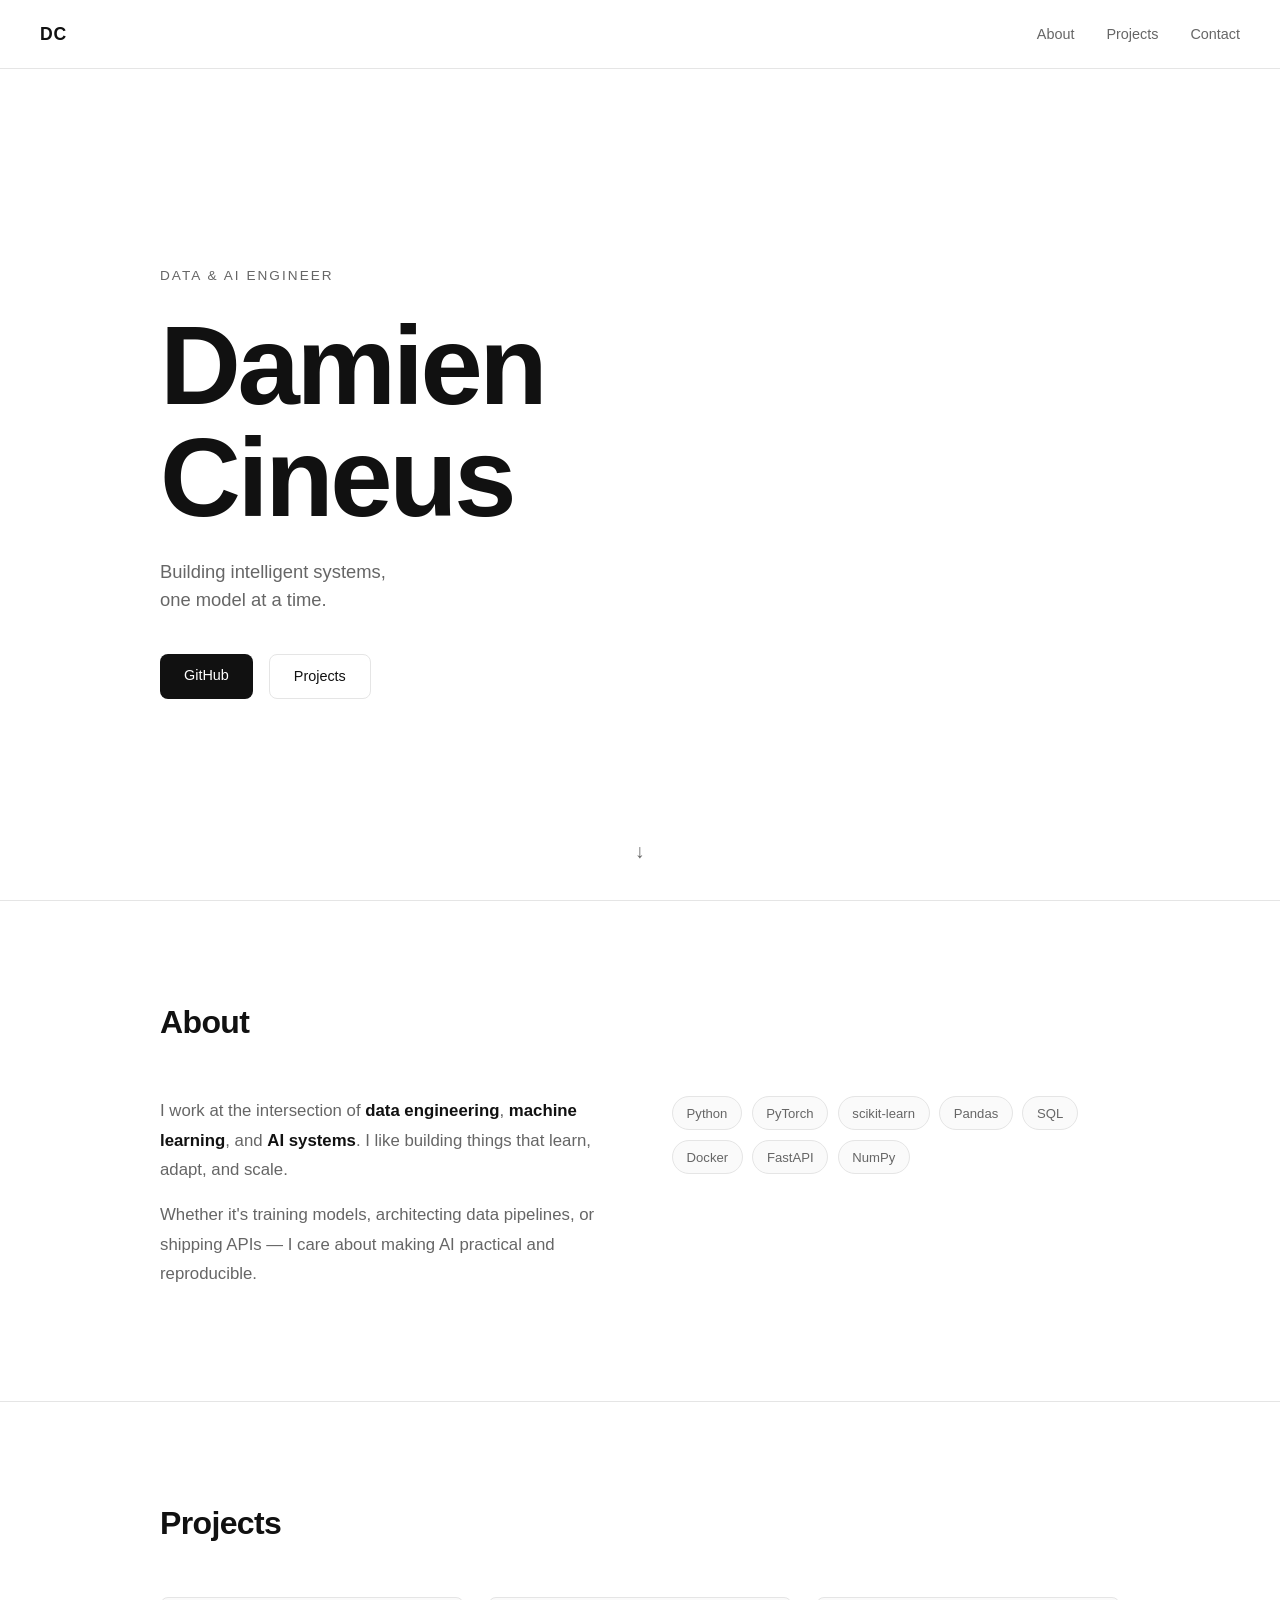
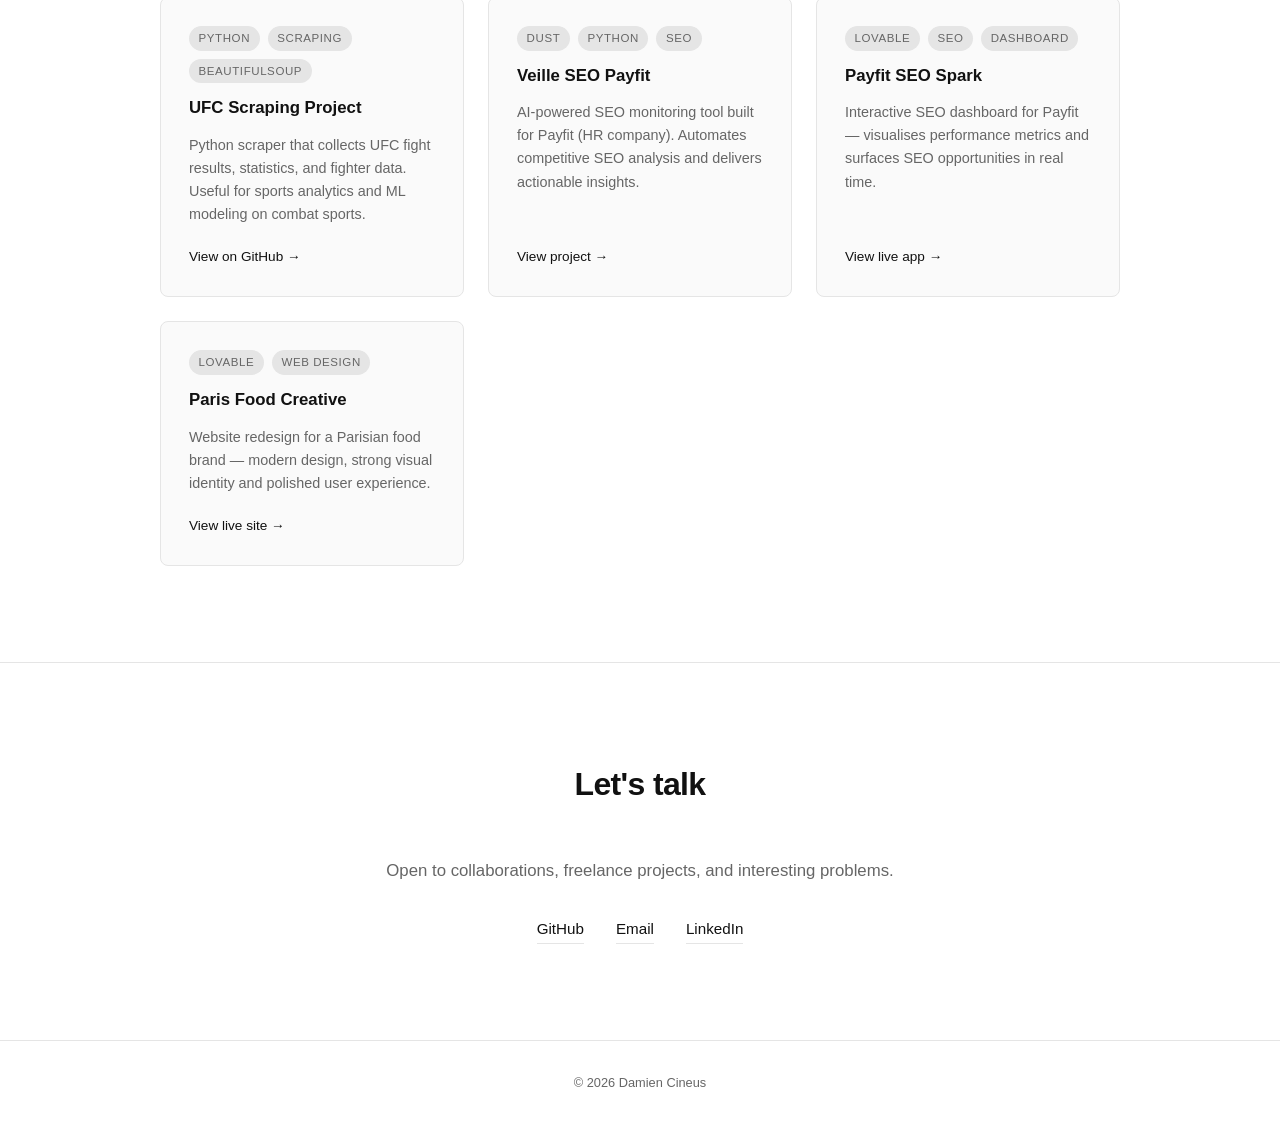
<file: index.html>
<!DOCTYPE html>
<html lang="en">
<head>
  <meta charset="UTF-8" />
  <meta name="viewport" content="width=device-width, initial-scale=1.0" />
  <title>Damien Cineus — Data & AI Engineer</title>
  <link rel="stylesheet" href="style.css" />
</head>
<body>

  <nav>
    <span class="nav-name">DC</span>
    <ul>
      <li><a href="#about">About</a></li>
      <li><a href="#projects">Projects</a></li>
      <li><a href="#contact">Contact</a></li>
    </ul>
  </nav>

  <header id="hero">
    <div class="hero-content">
      <p class="label">Data & AI Engineer</p>
      <h1>Damien<br>Cineus</h1>
      <p class="tagline">Building intelligent systems,<br>one model at a time.</p>
      <div class="hero-links">
        <a href="https://github.com/dcineus-eugenia" target="_blank" class="btn">GitHub</a>
        <a href="#projects" class="btn btn-outline">Projects</a>
      </div>
    </div>
    <div class="scroll-hint">↓</div>
  </header>

  <section id="about">
    <div class="container">
      <h2>About</h2>
      <div class="about-grid">
        <div class="about-text">
          <p>
            I work at the intersection of <strong>data engineering</strong>, <strong>machine learning</strong>,
            and <strong>AI systems</strong>. I like building things that learn, adapt, and scale.
          </p>
          <p>
            Whether it's training models, architecting data pipelines, or shipping APIs —
            I care about making AI practical and reproducible.
          </p>
        </div>
        <div class="stack-grid">
          <span>Python</span>
          <span>PyTorch</span>
          <span>scikit-learn</span>
          <span>Pandas</span>
          <span>SQL</span>
          <span>Docker</span>
          <span>FastAPI</span>
          <span>NumPy</span>
        </div>
      </div>
    </div>
  </section>

  <section id="projects">
    <div class="container">
      <h2>Projects</h2>
      <div class="projects-grid">

        <article class="project-card">
          <div class="card-tags"><span>Python</span><span>Scraping</span><span>BeautifulSoup</span></div>
          <h3>UFC Scraping Project</h3>
          <p>Python scraper that collects UFC fight results, statistics, and fighter data. Useful for sports analytics and ML modeling on combat sports.</p>
          <a href="https://github.com/dcineus-eugenia/UFC-sraping-project" target="_blank" class="card-link">View on GitHub →</a>
        </article>

        <article class="project-card">
          <div class="card-tags"><span>Dust</span><span>Python</span><span>SEO</span></div>
          <h3>Veille SEO Payfit</h3>
          <p>AI-powered SEO monitoring tool built for Payfit (HR company). Automates competitive SEO analysis and delivers actionable insights.</p>
          <a href="https://app.dust.tt/share/frame/36d73340-eb44-47fb-b5ac-2abdb4e91c11" target="_blank" class="card-link">View project →</a>
        </article>

        <article class="project-card">
          <div class="card-tags"><span>Lovable</span><span>SEO</span><span>Dashboard</span></div>
          <h3>Payfit SEO Spark</h3>
          <p>Interactive SEO dashboard for Payfit — visualises performance metrics and surfaces SEO opportunities in real time.</p>
          <a href="https://payfit-seo-spark.lovable.app" target="_blank" class="card-link">View live app →</a>
        </article>

        <article class="project-card">
          <div class="card-tags"><span>Lovable</span><span>Web Design</span></div>
          <h3>Paris Food Creative</h3>
          <p>Website redesign for a Parisian food brand — modern design, strong visual identity and polished user experience.</p>
          <a href="https://paris-food-creative.lovable.app" target="_blank" class="card-link">View live site →</a>
        </article>

      </div>
    </div>
  </section>

  <section id="contact">
    <div class="container contact-container">
      <h2>Let's talk</h2>
      <p>Open to collaborations, freelance projects, and interesting problems.</p>
      <div class="contact-links">
        <a href="https://github.com/dcineus-eugenia" target="_blank">GitHub</a>
        <a href="mailto:your@email.com">Email</a>
        <a href="#" target="_blank">LinkedIn</a>
      </div>
    </div>
  </section>

  <footer>
    <span>© 2026 Damien Cineus</span>
  </footer>

  <script>
    // ── Active nav on scroll ──
    const sections = document.querySelectorAll('section, header');
    const navLinks = document.querySelectorAll('nav ul a');

    const observer = new IntersectionObserver((entries) => {
      entries.forEach(entry => {
        if (entry.isIntersecting) {
          navLinks.forEach(link => {
            link.classList.remove('active');
            if (link.getAttribute('href') === '#' + entry.target.id) {
              link.classList.add('active');
            }
          });
        }
      });
    }, { threshold: 0.4 });

    sections.forEach(s => observer.observe(s));

    // ── Fade-in cards on scroll ──
    const cards = document.querySelectorAll('.project-card');
    const cardObserver = new IntersectionObserver((entries) => {
      entries.forEach((entry, i) => {
        if (entry.isIntersecting) {
          setTimeout(() => {
            entry.target.classList.add('visible');
          }, i * 100);
          cardObserver.unobserve(entry.target);
        }
      });
    }, { threshold: 0.1 });

    cards.forEach(card => cardObserver.observe(card));

    // ── Fade-in hero text ──
    document.querySelector('.hero-content').classList.add('loaded');
  </script>

</body>
</html>
</file>
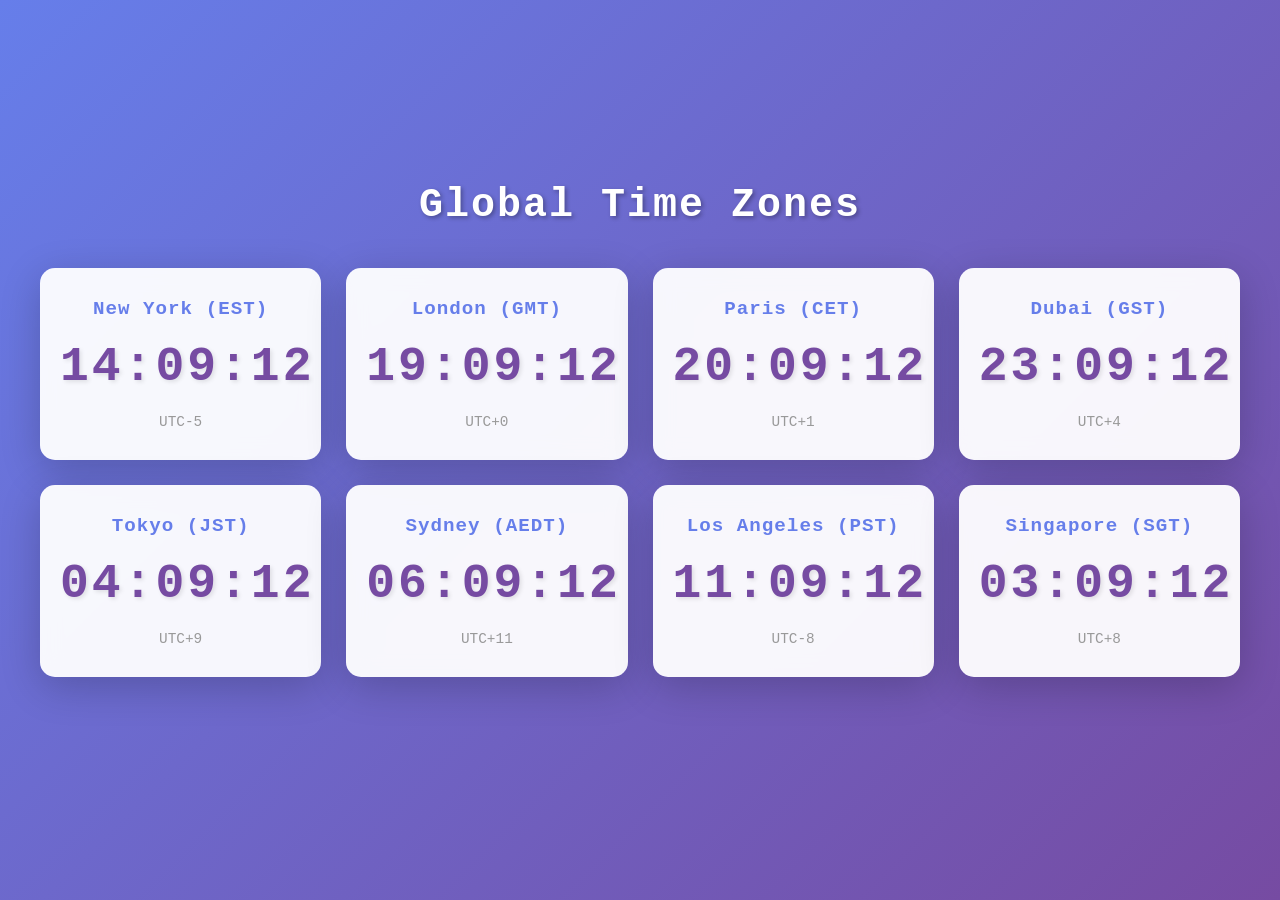
<file: clock.html>
<!DOCTYPE html>
<html lang="en">
<head>
    <meta charset="UTF-8">
    <meta name="viewport" content="width=device-width, initial-scale=1.0">
    <title>Digital Clock - Multiple Time Zones</title>
    <link rel="stylesheet" href="clock-style.css">
</head>
<body>
    <div class="clock-container">
        <h1>Global Time Zones</h1>
        <div class="clocks-grid">
            <div class="clock-card">
                <div class="timezone-label">New York (EST)</div>
                <div class="digital-clock" id="clock-newyork">00:00:00</div>
                <div class="timezone-offset">UTC-5</div>
            </div>
            
            <div class="clock-card">
                <div class="timezone-label">London (GMT)</div>
                <div class="digital-clock" id="clock-london">00:00:00</div>
                <div class="timezone-offset">UTC+0</div>
            </div>
            
            <div class="clock-card">
                <div class="timezone-label">Paris (CET)</div>
                <div class="digital-clock" id="clock-paris">00:00:00</div>
                <div class="timezone-offset">UTC+1</div>
            </div>
            
            <div class="clock-card">
                <div class="timezone-label">Dubai (GST)</div>
                <div class="digital-clock" id="clock-dubai">00:00:00</div>
                <div class="timezone-offset">UTC+4</div>
            </div>
            
            <div class="clock-card">
                <div class="timezone-label">Tokyo (JST)</div>
                <div class="digital-clock" id="clock-tokyo">00:00:00</div>
                <div class="timezone-offset">UTC+9</div>
            </div>
            
            <div class="clock-card">
                <div class="timezone-label">Sydney (AEDT)</div>
                <div class="digital-clock" id="clock-sydney">00:00:00</div>
                <div class="timezone-offset">UTC+11</div>
            </div>
            
            <div class="clock-card">
                <div class="timezone-label">Los Angeles (PST)</div>
                <div class="digital-clock" id="clock-losangeles">00:00:00</div>
                <div class="timezone-offset">UTC-8</div>
            </div>
            
            <div class="clock-card">
                <div class="timezone-label">Singapore (SGT)</div>
                <div class="digital-clock" id="clock-singapore">00:00:00</div>
                <div class="timezone-offset">UTC+8</div>
            </div>
        </div>
    </div>
    
    <script src="clock-script.js"></script>
</body>
</html>
</file>
<file: style.css>
*, *::before, *::after { box-sizing: border-box; margin: 0; padding: 0; }

:root {
  --bg: #ffffff;
  --text: #111111;
  --muted: #666666;
  --border: #e5e5e5;
  --accent: #111111;
  --card-bg: #fafafa;
  --radius: 8px;
  --max-w: 960px;
}

html { scroll-behavior: smooth; }

body {
  font-family: -apple-system, BlinkMacSystemFont, "Segoe UI", sans-serif;
  background: var(--bg);
  color: var(--text);
  line-height: 1.6;
  font-size: 16px;
}

nav {
  position: fixed;
  top: 0; left: 0; right: 0;
  z-index: 100;
  display: flex;
  justify-content: space-between;
  align-items: center;
  padding: 1.25rem 2.5rem;
  background: rgba(255,255,255,0.9);
  backdrop-filter: blur(10px);
  border-bottom: 1px solid var(--border);
}

.nav-name {
  font-weight: 700;
  font-size: 1.1rem;
  letter-spacing: 0.05em;
}

nav ul {
  list-style: none;
  display: flex;
  gap: 2rem;
}

nav ul a {
  text-decoration: none;
  color: var(--muted);
  font-size: 0.9rem;
  transition: color 0.2s;
}

nav ul a:hover { color: var(--text); }

#hero {
  min-height: 100vh;
  display: flex;
  flex-direction: column;
  justify-content: center;
  padding: 8rem 2.5rem 4rem;
  position: relative;
}

.hero-content {
  max-width: var(--max-w);
  margin: 0 auto;
  width: 100%;
  opacity: 0;
  transform: translateY(20px);
  transition: opacity 0.7s ease, transform 0.7s ease;
}

.hero-content.loaded {
  opacity: 1;
  transform: translateY(0);
}

.label {
  font-size: 0.85rem;
  letter-spacing: 0.15em;
  text-transform: uppercase;
  color: var(--muted);
  margin-bottom: 1.5rem;
}

h1 {
  font-size: clamp(3.5rem, 10vw, 7rem);
  font-weight: 700;
  line-height: 1;
  letter-spacing: -0.03em;
  margin-bottom: 1.5rem;
}

.tagline {
  font-size: 1.15rem;
  color: var(--muted);
  margin-bottom: 2.5rem;
  line-height: 1.5;
}

.hero-links {
  display: flex;
  gap: 1rem;
  flex-wrap: wrap;
}

.btn {
  display: inline-block;
  padding: 0.65rem 1.5rem;
  background: var(--accent);
  color: #fff;
  text-decoration: none;
  border-radius: var(--radius);
  font-size: 0.9rem;
  font-weight: 500;
  transition: opacity 0.2s;
}

.btn:hover { opacity: 0.8; }

.btn-outline {
  background: transparent;
  color: var(--text);
  border: 1px solid var(--border);
}

.btn-outline:hover { background: var(--card-bg); }

.scroll-hint {
  position: absolute;
  bottom: 2rem;
  left: 50%;
  transform: translateX(-50%);
  color: var(--muted);
  font-size: 1.2rem;
  animation: bounce 2s infinite;
}

@keyframes bounce {
  0%, 100% { transform: translateX(-50%) translateY(0); }
  50% { transform: translateX(-50%) translateY(6px); }
}

section {
  padding: 6rem 2.5rem;
  border-top: 1px solid var(--border);
}

.container {
  max-width: var(--max-w);
  margin: 0 auto;
}

h2 {
  font-size: 2rem;
  font-weight: 700;
  letter-spacing: -0.02em;
  margin-bottom: 3rem;
}

.about-grid {
  display: grid;
  grid-template-columns: 1fr 1fr;
  gap: 4rem;
  align-items: start;
}

.about-text p {
  color: var(--muted);
  margin-bottom: 1rem;
  font-size: 1.05rem;
  line-height: 1.75;
}

.about-text strong { color: var(--text); }

.stack-grid {
  display: flex;
  flex-wrap: wrap;
  gap: 0.6rem;
}

.stack-grid span {
  padding: 0.35rem 0.85rem;
  border: 1px solid var(--border);
  border-radius: 999px;
  font-size: 0.82rem;
  color: var(--muted);
  background: var(--card-bg);
}

.projects-grid {
  display: grid;
  grid-template-columns: repeat(auto-fill, minmax(280px, 1fr));
  gap: 1.5rem;
}

.project-card {
  background: var(--card-bg);
  border: 1px solid var(--border);
  border-radius: var(--radius);
  padding: 1.75rem;
  display: flex;
  flex-direction: column;
  gap: 0.75rem;
  opacity: 0;
  transform: translateY(16px);
  transition: opacity 0.5s ease, transform 0.5s ease, border-color 0.2s;
}

.project-card.visible {
  opacity: 1;
  transform: translateY(0);
}

.project-card:hover {
  border-color: #aaa;
}

.card-tags {
  display: flex;
  gap: 0.5rem;
  flex-wrap: wrap;
}

.card-tags span {
  font-size: 0.72rem;
  padding: 0.2rem 0.6rem;
  background: var(--border);
  border-radius: 999px;
  color: var(--muted);
  text-transform: uppercase;
  letter-spacing: 0.05em;
}

.project-card h3 {
  font-size: 1.05rem;
  font-weight: 600;
}

.project-card p {
  font-size: 0.9rem;
  color: var(--muted);
  flex: 1;
  line-height: 1.6;
}

.card-link {
  font-size: 0.85rem;
  color: var(--text);
  text-decoration: none;
  font-weight: 500;
  margin-top: 0.5rem;
  display: inline-block;
  transition: opacity 0.2s;
}

.card-link:hover { opacity: 0.6; }

nav ul a.active { color: var(--text); }

.contact-container { text-align: center; }

.contact-container p {
  color: var(--muted);
  margin-bottom: 2rem;
  font-size: 1.05rem;
}

.contact-links {
  display: flex;
  justify-content: center;
  gap: 2rem;
}

.contact-links a {
  text-decoration: none;
  color: var(--text);
  font-weight: 500;
  font-size: 0.95rem;
  border-bottom: 1px solid var(--border);
  padding-bottom: 2px;
  transition: border-color 0.2s;
}

.contact-links a:hover { border-color: var(--text); }

footer {
  text-align: center;
  padding: 2rem;
  font-size: 0.8rem;
  color: var(--muted);
  border-top: 1px solid var(--border);
}

@media (max-width: 640px) {
  nav { padding: 1rem 1.5rem; }
  nav ul { gap: 1.25rem; }
  #hero { padding: 7rem 1.5rem 4rem; }
  section { padding: 4rem 1.5rem; }
  .about-grid { grid-template-columns: 1fr; gap: 2rem; }
}
</file>
<file: clock-style.css>
* {
    margin: 0;
    padding: 0;
    box-sizing: border-box;
}

body {
    font-family: 'Courier New', monospace;
    background: linear-gradient(135deg, #667eea 0%, #764ba2 100%);
    min-height: 100vh;
    display: flex;
    justify-content: center;
    align-items: center;
    padding: 20px;
}

.clock-container {
    max-width: 1200px;
    width: 100%;
}

h1 {
    text-align: center;
    color: white;
    font-size: 2.5em;
    margin-bottom: 40px;
    text-shadow: 2px 2px 4px rgba(0, 0, 0, 0.3);
    letter-spacing: 2px;
}

.clocks-grid {
    display: grid;
    grid-template-columns: repeat(auto-fit, minmax(250px, 1fr));
    gap: 25px;
    margin-bottom: 40px;
}

.clock-card {
    background: rgba(255, 255, 255, 0.95);
    border-radius: 15px;
    padding: 30px 20px;
    box-shadow: 0 10px 40px rgba(0, 0, 0, 0.2);
    text-align: center;
    transition: all 0.3s ease;
    backdrop-filter: blur(10px);
}

.clock-card:hover {
    transform: translateY(-5px);
    box-shadow: 0 15px 50px rgba(0, 0, 0, 0.3);
    background: rgba(255, 255, 255, 1);
}

.timezone-label {
    font-size: 1.2em;
    font-weight: bold;
    color: #667eea;
    margin-bottom: 15px;
    letter-spacing: 1px;
}

.digital-clock {
    font-size: 3em;
    font-weight: bold;
    color: #764ba2;
    font-family: 'Courier New', monospace;
    letter-spacing: 3px;
    margin: 20px 0;
    text-shadow: 2px 2px 4px rgba(0, 0, 0, 0.1);
    font-variant-numeric: tabular-nums;
}

.timezone-offset {
    font-size: 0.9em;
    color: #999;
    margin-top: 10px;
    font-weight: 500;
}

/* Animation for clock updates */
@keyframes pulse {
    0% {
        opacity: 1;
    }
    50% {
        opacity: 0.7;
    }
    100% {
        opacity: 1;
    }
}

.digital-clock.updating {
    animation: pulse 0.3s ease-in-out;
}

/* Responsive design */
@media (max-width: 768px) {
    h1 {
        font-size: 2em;
        margin-bottom: 30px;
    }
    
    .clocks-grid {
        grid-template-columns: repeat(auto-fit, minmax(200px, 1fr));
        gap: 15px;
    }
    
    .clock-card {
        padding: 20px 15px;
    }
    
    .digital-clock {
        font-size: 2.2em;
        letter-spacing: 2px;
    }
    
    .timezone-label {
        font-size: 1em;
    }
}

@media (max-width: 480px) {
    h1 {
        font-size: 1.5em;
        margin-bottom: 20px;
    }
    
    .clocks-grid {
        grid-template-columns: 1fr;
        gap: 12px;
    }
    
    .digital-clock {
        font-size: 2em;
    }
}
</file>
